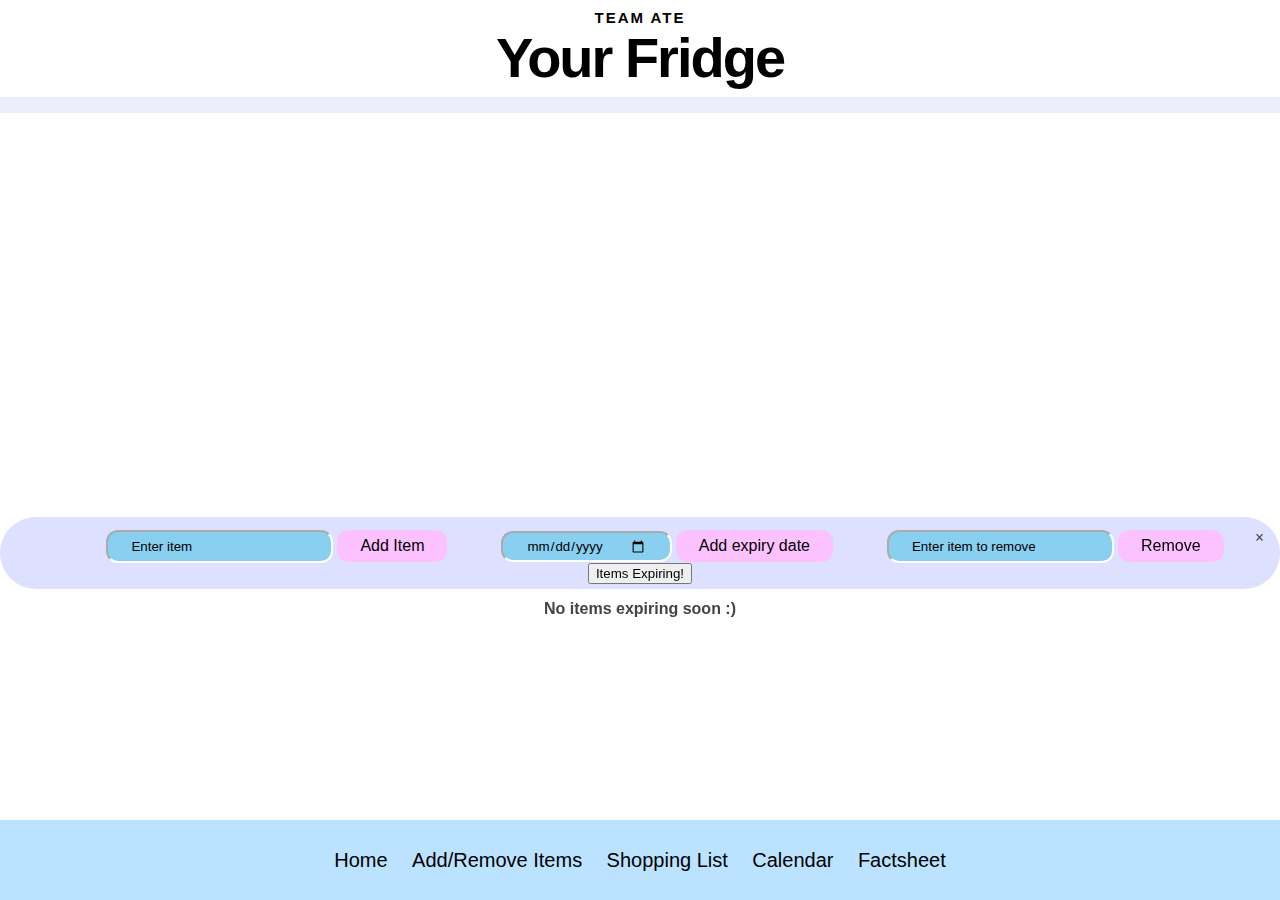
<file: add.html>
<!DOCTYPE html>
<html>
  <head>
    <link rel="stylesheet" type="text/css" href="fridge.css">
    <script src="script.js"></script>
  </head>
  <body>
  <div id="header">
      <div id="smallheader">
        Team ATE
      </div>
      <div id="largeheader">
        Your Fridge
      </div>
    </div>
    <div class="column" style="background-color:#edeefc;">
      <p id="col"></p>
  </div>
<div class="nav">
      <div class="container">
        <ul>
          <li><a style="text-decoration: none"><a href="index.html">Home</a></li>
          <li><a style="text-decoration: none"><a href="add.html">Add/Remove Items</a></li>
          <li><a style="text-decoration: none"><a href="shopping.html">Shopping List</a></li>
          <li><a style="text-decoration: none"><a href="calendar.html">Calendar</a></li>
          <li><a style="text-decoration: none"><a href="factsheet.html">Factsheet</a></li>
        </ul>
      </div>
    </div>
  <div id="footer">
      <input type="text" id="item" placeholder="Enter item">
      <button class="button" onclick="add_item()">Add Item</button>
      <input type="date" id="expiry_date">
      <button class="button" onclick="add_exp_dates()">Add expiry date</button>
      <input type="text" id="remove" placeholder="Enter item to remove">
      <button class="button" onclick="remove_item()">Remove</button>
      <button id="exp_button">Items Expiring!</button>
    <div id="exp_modal" class="modal">
      <div class="modal-content">
          <span class="close">&times;</span>
          <p id="exp_items">No items expiring soon :)</p>
        </div>
      </div>
    </div>
    <script>
    var modal = document.getElementById("exp_modal");
    var btn = document.getElementById("exp_button");
    var span = document.getElementsByClassName("close")[0];
    btn.onclick = function() {
      modal.style.display = "block";
    }
    span.onclick = function() {
      modal.style.display = "none";
    }
    window.onclick = function(event) {
      if (event.target == modal) {
        modal.style.display = "none";
      }
    }
  </script>
  </body>
</html>
</file>
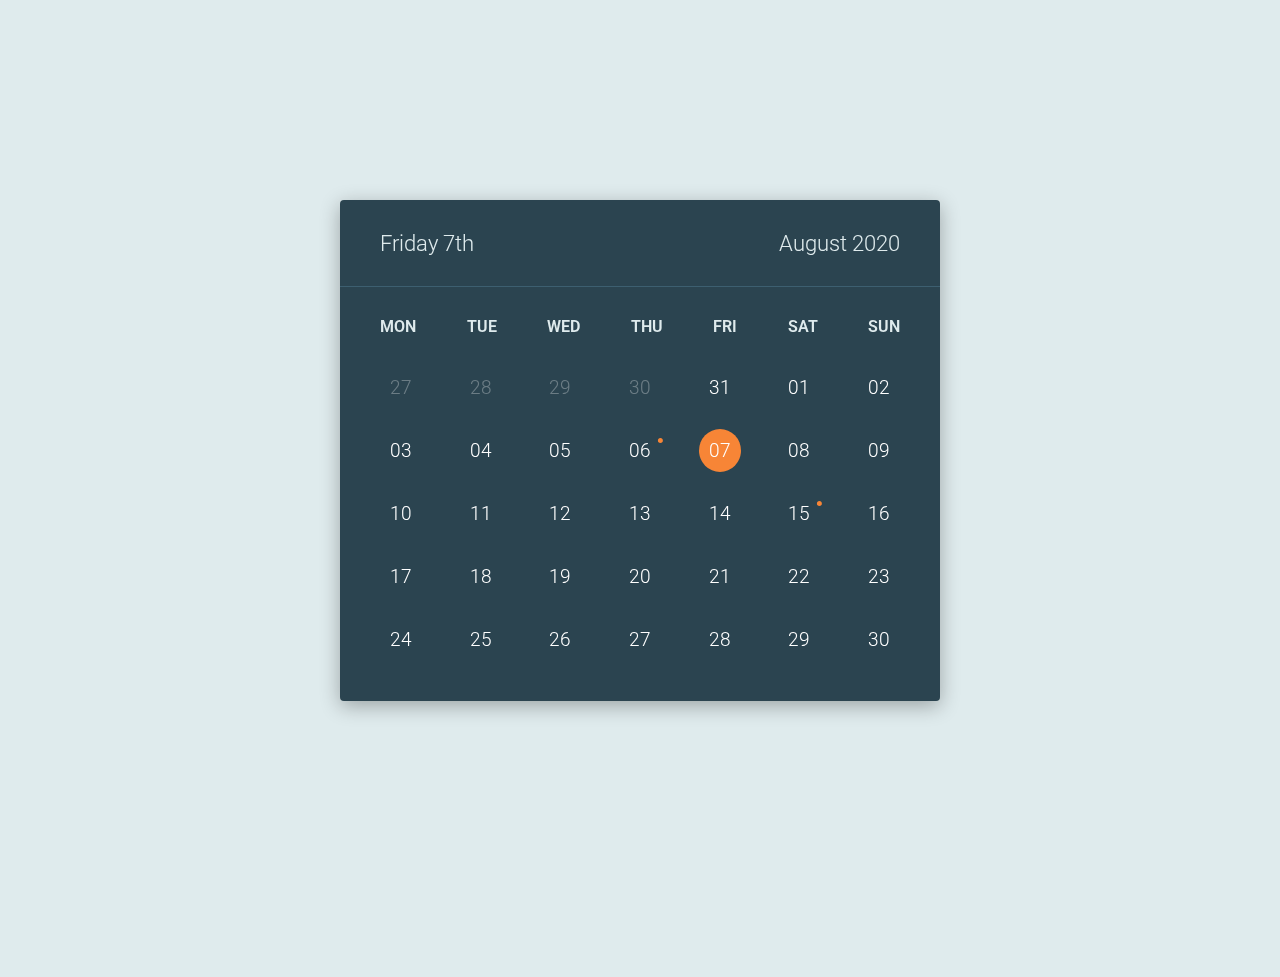
<file: calendar.html>
<!DOCTYPE html>
<html lang="en">
<head>
<link rel="apple-touch-icon" type="image/png" href="https://static.codepen.io/assets/favicon/apple-touch-icon-5ae1a0698dcc2402e9712f7d01ed509a57814f994c660df9f7a952f3060705ee.png" />
<link rel="shortcut icon" type="image/x-icon" href="https://static.codepen.io/assets/favicon/favicon-aec34940fbc1a6e787974dcd360f2c6b63348d4b1f4e06c77743096d55480f33.ico" />
<link rel="mask-icon" type="" href="https://static.codepen.io/assets/favicon/logo-pin-8f3771b1072e3c38bd662872f6b673a722f4b3ca2421637d5596661b4e2132cc.svg" color="#111" />
<link rel="stylesheet" href="https://code.ionicframework.com/ionicons/2.0.1/css/ionicons.min.css">
<link href='https://fonts.googleapis.com/css?family=Roboto:400,900,700,500,300,100' rel='stylesheet' type='text/css'>
<link rel="stylesheet" href="https://cdnjs.cloudflare.com/ajax/libs/animate.css/3.5.1/animate.min.css">
<style>
* {
  box-sizing: border-box;
  font-family: 'Roboto', sans-serif;
  list-style: none;
  margin: 0;
  outline: none;
  padding: 0;
}
a {
  text-decoration: none;
}
body, html {
  height: 100%;
}
body {
  background: #DFEBED;
  font-family: 'Roboto', sans-serif;
}
.container {
  align-items: center;
  display: flex;
  height: 100%;
  justify-content: center;
  margin: 0 auto;
  max-width: 600px;
  width: 100%;
}
.calendar {
  background: #2B4450;
  border-radius: 4px;
  box-shadow: 0 5px 20px rgba(0, 0, 0, .3);
  height: 501px;
  perspective: 1000;
  transition: .9s;
  transform-style: preserve-3d;
  width: 100%;
}
/* Front - Calendar */
.front {
  transform: rotateY(0deg);
}
.current-date {
  border-bottom: 1px solid rgba(73, 114, 133, .6);
  display: flex;
  justify-content: space-between;
  padding: 30px 40px;
}
.current-date h1 {
  color: #DFEBED;
  font-size: 1.4em;
  font-weight: 300;
}
.week-days {
  color: #DFEBED;
  display: flex;
  justify-content: space-between;
  font-weight: 600;
  padding: 30px 40px;
}
.days {
  display: flex;
  flex-wrap: wrap;
  justify-content: space-between;
}
.weeks {
  color: #fff;
  display: flex;
  flex-direction: column;
  padding: 0 40px;
}
.weeks div {
  display: flex;
  font-size: 1.2em;
  font-weight: 300;
  justify-content: space-between;
  margin-bottom: 20px;
  width: 100%;
}
.last-month {
  opacity: .3;
}
.weeks span {
  padding: 10px;
}
.weeks span.active {
  background: #F78536;
  border-radius: 50%;
}
.weeks span:not(.last-month):hover {
  cursor: pointer;
  font-weight: 600;
}
.event {
  position: relative;
}
.event:after {
  content: '•';
  color: #F78536;
  font-size: 1.4em;
  position: absolute;
  right: -4px;
  top: -4px;
}
/* Back - Event form */
.back {
  height: 100%;
  transform: rotateY(180deg);
}
.back input {
  background: none;
  border: none;
  border-bottom: 1px solid rgba(73, 114, 133, .6);
  color: #DFEBED;
  font-size: 1.4em;
  font-weight: 300;
  padding: 30px 40px;
  width: 100%;
}
.info {
  color: #DFEBED;
  display: flex;
  flex-direction: column;
  font-weight: 600;
  font-size: 1.2em;
  padding: 30px 40px;
}
.info div:not(.observations) {
  margin-bottom: 40px;
}
.info span {
  font-weight: 300;
}
.info .date {
  display: flex;
  justify-content: space-between;
}
.info .date p {
  width: 50%;
}
.info .address p {
  width: 100%;
}
.actions {
  bottom: 0;
  border-top: 1px solid rgba(73, 114, 133, .6);
  display: flex;
  justify-content: space-between;
  position: absolute;
  width: 100%;
}
.actions button {
  background: none;
  border: 0;
  color: #fff;
  font-weight: 600;
  letter-spacing: 3px;
  margin: 0;
  padding: 30px 0;
  text-transform: uppercase;
  width: 50%;
}
.actions button:first-of-type {
  border-right: 1px solid rgba(73, 114, 133, .6);
}
.actions button:hover {
  background: #497285;
  cursor: pointer;
}
.actions button:active {
  background: #5889A0;
  outline: none;
}
/* Flip animation */
.flip {
  transform: rotateY(180deg);
}
.front, .back {
  backface-visibility: hidden;
}
</style>
<script>
  window.console = window.console || function(t) {};
</script>
<script>
  if (document.location.search.match(/type=embed/gi)) {
    window.parent.postMessage("resize", "*");
  }
</script>
</head>
<body translate="no">
<div class="container">
<div class="calendar">
<div class="front">
<div class="current-date">
<h1>Friday 7th</h1>
<h1>August 2020</h1>
</div>
<div class="current-month">
<ul class="week-days">
<li>MON</li>
<li>TUE</li>
<li>WED</li>
<li>THU</li>
<li>FRI</li>
<li>SAT</li>
<li>SUN</li>
</ul>
<div class="weeks">
<div class="first">
  <span class="last-month">27</span>
 <span class="last-month">28</span>
<span class="last-month">29</span>
<span class="last-month">30</span>
<span>31</span>
<span>01</span>
<span>02</span>
</div>
<div class="second">
<span>03</span>
<span>04</span>
<span>05</span>
<span class="event">06</span>
<span class="active">07</span>
<span>08</span>
<span>09</span>
</div>
<div class="third">
<span>10</span>
<span>11</span>
<span>12</span>
<span>13</span>
<span>14</span>
<span class="event">15</span>
<span>16</span>
</div>
<div class="fourth">
<span>17</span>
<span>18</span>
<span>19</span>
<span>20</span>
<span>21</span>
<span>22</span>
<span>23</span>
</div>
<div class="fifth">
<span>24</span>
<span>25</span>
<span>26</span>
<span>27</span>
<span>28</span>
<span>29</span>
<span>30</span>
</div>
</div>
</div>
<div class="back">
<input placeholder="What's the event?">
<div class="info">
<div class="date">
<p class="info-date">
Date: <span>Aug 15th, 2020</span>
</p>
<p class="info-time">
Time: <span>01:00AM</span>
</p>
</div>
<div class="address">
<p>
Address: <span>129 W 81st St, New York, NY</span>
</p>
</div>
<div class="observations">
<p>
Observations: <span>Be there 15 minutes earlier</span>
</p>
</div>
</div>
<div class="actions">
<button class="save">
Save <i class="ion-checkmark"></i>
</button>
<button class="dismiss">
Dismiss <i class="ion-android-close"></i>
</button>
</div>
</div>
</div>
</div>
<script src="https://static.codepen.io/assets/common/stopExecutionOnTimeout-157cd5b220a5c80d4ff8e0e70ac069bffd87a61252088146915e8726e5d9f147.js"></script>
<script src='https://cdnjs.cloudflare.com/ajax/libs/jquery/2.1.4/jquery.js'></script>
<script id="rendered-js">
var app = {
  settings: {
    container: $('.calendar'),
    calendar: $('.front'),
    days: $('.weeks span'),
    form: $('.back'),
    input: $('.back input'),
    buttons: $('.back button') },
  init: function () {
    instance = this;
    settings = this.settings;
    this.bindUIActions();
  },
  swap: function (currentSide, desiredSide) {
    settings.container.toggleClass('flip');
    currentSide.fadeOut(900);
    currentSide.hide();
    desiredSide.show();
  },
  bindUIActions: function () {
    settings.days.on('click', function () {
      instance.swap(settings.calendar, settings.form);
      settings.input.focus();
    });
    settings.buttons.on('click', function () {
      instance.swap(settings.form, settings.calendar);
    });
  } };
app.init();
//# sourceURL=pen.js
    </script>
</body>
</html>
</file>
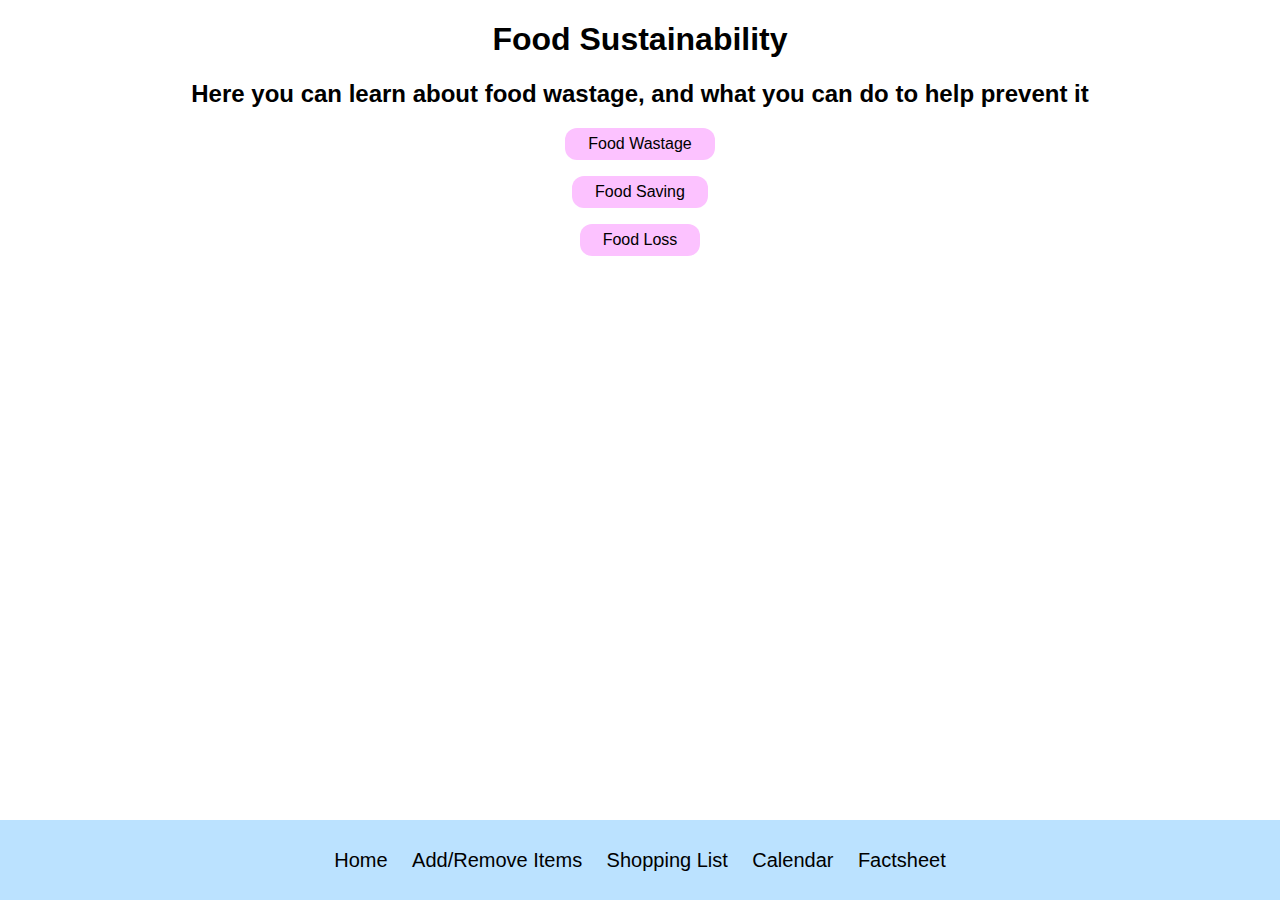
<file: factsheet.html>
<!DOCTYPE html>
<html>
<body style="background-color:white;">
  <head>
    <link rel="stylesheet" type="text/css" href="fridge.css">
    <style>
    body {
            text-align: center;
        }
    </style>
    <title>Food Sustainability</title>
    </head>
    <body>
      <h1>Food Sustainability</h1>
<h2>Here you can learn about food wastage, and what you can do to help prevent it</h2>
<button class="button" onclick="myFunction()">Food Wastage</button>
<p id="demo"></p>
<button class="button" onclick="myFunction2()">Food Saving</button>
<p id="demo1"></p>
<button class="button" onclick="myFunction3()">Food Loss</button>
<p id="demo2"></p>
<div class="nav">
  <div class="container">
    <ul>
      <li><a style="text-decoration: none"><a href="index.html">Home</a></li>
      <li><a style="text-decoration: none"><a href="add.html">Add/Remove Items</a></li>
      <li><a style="text-decoration: none"><a href="shopping.html">Shopping List</a></li>
      <li><a style="text-decoration: none"><a href="calendar.html">Calendar</a></li>
      <li><a style="text-decoration: none"><a href="factsheet.html">Factsheet</a></li>
    </ul>
  </div>
</div>
<script>
function myFunction() {
  document.getElementById("demo").innerHTML = "Despite being able to supply food to 7 billion people worldwide, we manage to throw away a third of the food we produce! In most highly developed countries, over half of all the food waste takes place in homes. In the UK, the average family's food waste is worth £730 per year, collectively adding up to £15 billion per year. 1.3 billion tons of food is wasted per year. This is more than enough to feed the 925 million people who are currently starving, and is worth £750 billion. This is the same as having an area as large as China which is used to grow food that is never eaten. Growing this wasted food also consumes 25% of the world's fresh water supply. If all of this food waste was a country, it would be the third highest emitter of greenhouse gases. So food wastage doesn't just deprive others of food, it also deprives them of water, and contributes largely to global warming. Even food wasted in Europe alone is enough to feed 200 million people and this is just getting worse as time goes on. ";
}
function myFunction2() {
  document.getElementById("demo1").innerHTML = "Saving food will help save lives, save money and lessen greenhouse gas emissions. How can you save food? 1).Shop Smart - Don't buy more food than you need. Most of it tends to spoil before you get a chance to eat it. 2). Organise your fridge to clearly see foods, and when they were bought (so you can more easily keep track of their expiry dates). 3). Store leftover meals in containers inside the fridge. 4). Make sure you eat healthy sized portions. Not just for aiding food wastage, but for your own health as well. 5). Don't be picky with how some food looks (fruit for example) as some people like to filter through fruits, picking the best looking ones. This has lead to a concerning number of supermarkets only purchasing perfect looking produce by farmers, leaving large amounts of food going to waste. All of which was fine to eat. 6). Blending food can make the absolute most out of it. Stems, peels and ends of produce may be unappealing to eat, however, blending them into a smoothie can make them a lot more tolerable.7). Another way to stop wasting food is simply putting a slice of cucumber or lemon in your glass of water. Not only will this help with not letting food to waste. It will also help with those who don't drink enough water by improving the flavour of it!  8). Better preserve food -- Vegetables: potatoes, tomatoes and cucumbers should not be refridgerated. They should instead be kept at room temperature. this prevents premature spoiling. Fruits: dry, ferment, pickle or can them."
}
function myFunction3() {
  document.getElementById("demo2").innerHTML = "Some food isn't wasted, it's simply lost instead. Something that most of us cannot control. Lost food refers to food that gets spilled, lost or incurs a reduction in quality during transportation. This typically occurs during production, harvest, post harvest, processing and distribution. "
}
</script>
<style>
.demo{
  margin: 0;
}
</style>
</body>
</html>
</file>
<file: fridge.css>
html, body {
  margin: 0;
  padding: 0;
}
body {
  font-family: 'Roboto', sans-serif;
  font-weight: 100;
}
.container {
  margin: 0 auto;
  max-width: 940px;
  padding: 0 10px;
}
.header {
  background: white ;
  background-size: cover;
  height: 700px;
  text-align: left;
}
.header .container {
  position: relative;
  top: 200px;
}
.header img{
  position: relative;
  float: right;
  margin: 10px 10px 100px 1000;
  top: -400px;
  right: -50px;
}
.header h1 {
  color: #000;
  line-height: 100px;
  font-size: 80px;
  margin-top: 0;
  margin-bottom: 80px;
}
@media (min-width:850px) {
  .header h1 {
    font-size: 120px;
  }
}
.header p {
  color: black;
  font-weight: 500;
  letter-spacing: 8px;
  margin-bottom: 40px;
  margin-top: 0;
  margin-left: 7px;
  text-transform: uppercase;
  text-align: left;
}
.btn {
  color: #fff;
  background: #000;
  padding: 10px 40px;
  text-decoration: none;
  transition: background .5s;
}
.nav {
  background: #BBE2FF;
  height: 80px;
  width: 100%;
  position: fixed;
  bottom: 0;
}
.nav ul {
  height: 80px;
  list-style: none;
  margin: 0 auto;
  padding: 0;
}
.nav ul li {
  color: black;
  display: inline-block;
  height: 80px;
  line-height: 80px;
  list-style: none;
  padding: 0 10px;
  transition: background .5s;
  font-size:20px;
  font-family: 'Roboto', sans-serif;
  font-weight: 300;
}
/* unvisited link */
a:link {
  color: black;
}
/* visited link */
a:visited {
  color: black;
}
/* mouse over link */
a:hover {
  color: white;
}
/* selected link */
a:active {
  color: lightgreen;
}
.btn:hover, .nav ul li:hover {
  background: #117BFF;
  cursor: pointer;
  transition: background .5s;
}
.main .container {
  margin: 80px auto;
}
.main img {
  float: left;
  margin: 50px 80px 50px 0;
}
.footer {
  background: #000;
  height: 80px;
  padding-bottom: 50px;
}
.footer p {
  color: #fff;
  font-size: 14px;
  height: 80px;
  line-height: 80px;
  margin: 0;
}
@media (max-width: 500px) {
  .header h1 {
    font-size: 50px;
    line-height: 64px;
  }
  .main, .jumbotron {
    padding: 0 30px;
  }
  .main img {
    width: 100%;
  }
}
#csstabs{
  position:relative;
  width:100%;
  height:100%;
}
#csstabs h1{
  padding:5px;
  height:30px;
  text-align:center;
  cursor:hand;
  display:block;
  font-size:16px;
  font-weight:bold;
  margin:0;
  border-top:1px solid #000;
  border-left:1px solid #000;
  border-right:1px solid #000;
}
.tabcontent{
  padding:0 0 0 0;
  width:100%;
  background:#fff;
  border:1px solid #000;
  position:absolute;
  left:0;
  top:40px;
  height:800px;
  display:block;
  margin:0;
}
#tab1 .tabcontent{
  z-index:2;
  background:#fff;
}
#tab1 h1{
  z-index:3;
  width:150px;
  position:absolute;
  left:0;
  top:0;
  cursor:hand;
  background:#fff;
}
#tab2 .tabcontent{
  z-index:1;
  opacity:0;
}
#tab2 h1{
  width:150px;
  position:absolute;
  left:180px;
  top:0;
  cursor:hand;
}
#csstabs:hover h1, #tabs:focus h1, #tabs:active h1{
  background:none;
  z-index:0;
}
#csstabs:hover .tabcontent, #tabs:focus .tabcontent, #tabs:active .tabcontent{
  z-index:0;
  opacity:0;
  -webkit-transition:opacity 0.4s ease-in;
}
#tab1:hover h1,#tab1:focus h1,#tab1:active h1{
  z-index:4;
  background:#fff;
}
#tab1:hover .tabcontent,#tab1:focus .tabcontent,#tab1:active .tabcontent{
  z-index:3;
  background:#fff;
  opacity:1;
  -webkit-transition:opacity 0.4s ease-in;
}
#tab2:hover h1,#tab2:focus h1,#tab2:active h1{
  z-index:4;
  background:#fff;
}
#tab2:hover .tabcontent,#tab2:focus .tabcontent,#tab2:active .tabcontent{
  z-index:3;
  background:#fff;
  opacity:1;
  -webkit-transition:opacity 0.4s ease-in;
}
#header {
  border-bottom:1px ;
  text-align:center;
  box-sizing: border-box;
}
#smallheader {
  font-family:'Roboto', sans-serif;
  color:black;
  padding:10px 0px 0px 0px;
  font-size:15px;
  line-height:15px;
  text-transform:uppercase;
  letter-spacing:2px;
  font-weight:bold;
}
#largeheader {
  font-family:'Roboto', sans-serif;
  color:black;
  margin:0;
  padding:10px 0px 16px 0px;
  font-size:56px;
  line-height:46px;
  letter-spacing:-2px;
  font-weight:bold;
 }
 #footer {
  background-color:#dee0ff;
  height:8%;
  width: 100%;
  border:1px white;
  font-family:times,Times New Roman,times-roman,georgia,serif;
  color:#444;
  border-radius: 50px;
  padding:1%;
  font-weight:bold;
  position: fixed;
  margin-top: 420px;
  box-sizing: border-box;
 }
p {
  font-family:"Helvetica Neue","Lucida Grande",Helvetica,Arial,Verdana,sans-serif;
  text-align: center;
}
br {
  display:block;
  line-height:100px;
}
.column {
  width: 100%;
  float: left;
  height: 100%;
}
a:link {
  text-decoration: none;
}
a:visited {
  text-decoration: none;
}
a:hover {
  text-decoration: underline;
}
a:active {
  text-decoration: underline;
}
/* Remove margins and padding from the list */
ul {
  margin: 0;
  padding: 0;
}
/* Style the list items */
ul li {
  cursor: pointer;
  position: relative;
  padding: 12px 8px 12px 40px;
  list-style-type: none;
  background: #BBE2FF;
  font-size: 18px;
  transition: 0.2s;
  /* make the list items unselectable */
  -webkit-user-select: none;
  -moz-user-select: none;
  -ms-user-select: none;
  user-select: none;
}
/* Set all odd list items to a different color (zebra-stripes) */
ul li:nth-child(odd) {
  background: #BBE2FF;
}
/* Darker background-color on hover */
ul li:hover {
  background: #ddd;
}
/* When clicked on, add a background color and strike out text */
ul li.checked {
  background: #888;
  color: #fff;
  text-decoration: line-through;
}
/* Add a "checked" mark when clicked on */
ul li.checked::before {
  content: '';
  position: absolute;
  border-color: #fff;
  border-style: solid;
  border-width: 0 2px 2px 0;
  top: 10px;
  left: 16px;
  transform: rotate(45deg);
  height: 15px;
  width: 7px;
}
/* Style the close button */
.close {
  position: absolute;
  right: 0;
  top: 0;
  padding: 12px 16px 12px 16px;
}
.close:hover {
  background-color:#dee0ff;
  color: white;
}
/* Style the header */
/* Clear floats after the header */
.header:after {
  content: "";
  display: table;
  clear: both;
}
/* Style the "Add" button */
.addBtn {
  padding: 10px;
  width: 25%;
  background: #D9D9D9;
  color: #555;
  float: left;
  text-align: center;
  font-size: 16px;
  cursor: pointer;
  transition: 0.3s;
  border-radius: 0;
}
.addBtn:hover {
  background-color: #bbb;
}
    body {
            text-align: center;
        }
.button {
  background-color: #FCC2FF; /* Green */
  border: none;
  color: black;
  padding: 7px 23px;
  text-align: center;
  text-decoration: none;
  display: inline-block;
  font-size: 16px;
  border-radius: 12px;
  font-family: 'Roboto', sans-serif;
  font-weight: 100;
}
input[type=text] {
  background-color: #89CFF0;
  color: white;
  border-radius: 12px;
  padding: 7px 23px;
  border-color: white;
  margin-left: 50px;
}
input[type=date] {
  background-color: #89CFF0;
  color: white;
  border-radius: 12px;
  padding: 5px 23px;
  border-color: white;
  margin-left: 50px;
}
::-webkit-input-placeholder {
  color: black;
  font-family: 'Roboto', sans-serif;
  font-weight: 100;
}
::-webkit-datetime-edit-fields-wrapper {
  color: black;
  font-family: 'Roboto', sans-serif;
  font-weight: 100;
}
body {
  animation: fadeInAnimation ease 3s;
  animation-iteration-count: 1;
  animation-fill-mode: forwards;
}
@keyframes fadeInAnimation {
  0% {
    opacity: 0;
  }
  100% {
    opacity: 1;
  }
}
</file>
